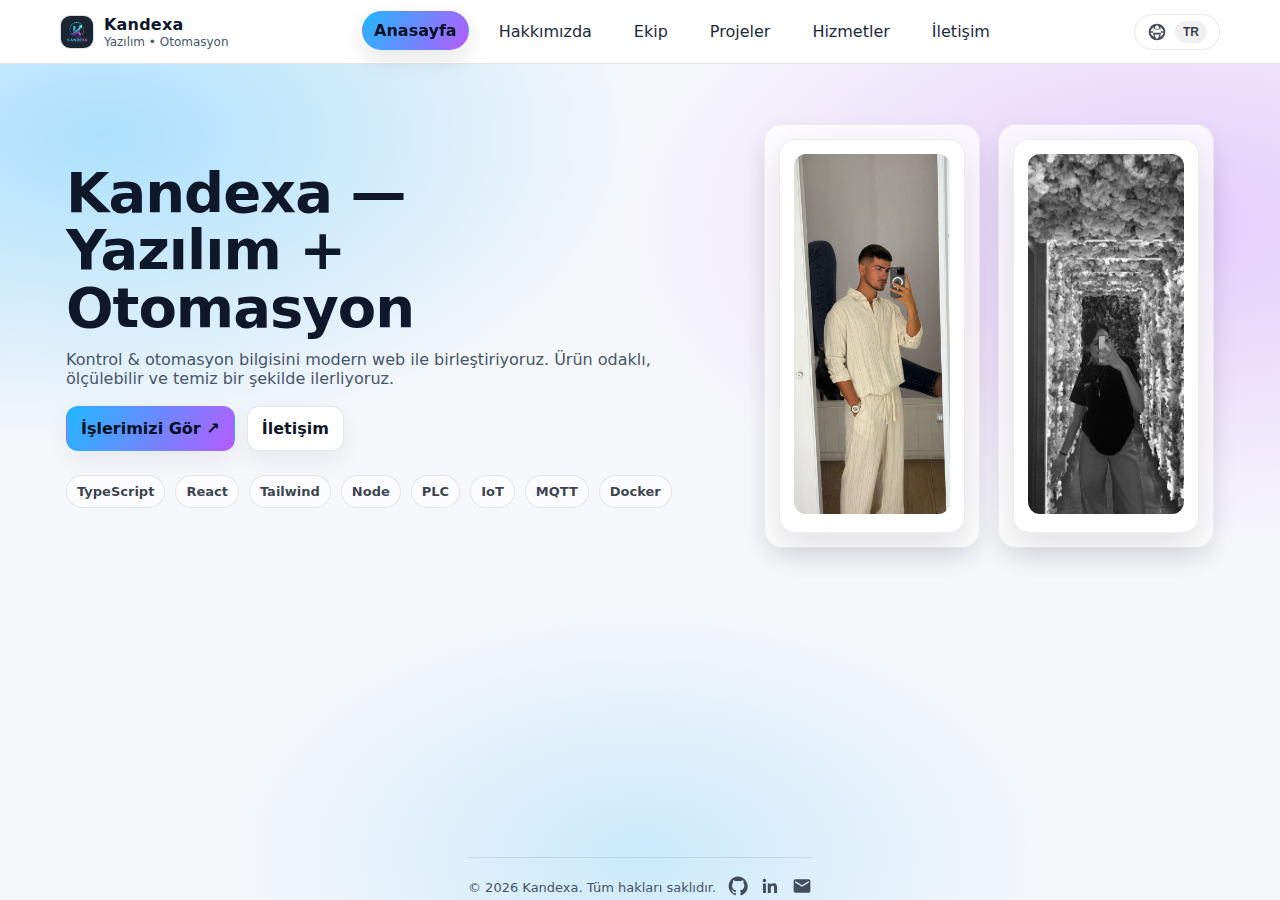
<file: index.html>
<!doctype html>
<html lang="tr">
<head>
  <meta charset="utf-8" />
  <meta name="viewport" content="width=device-width, initial-scale=1" />
  <link rel="icon" href="assets/logo.jpg" />
  <link rel="stylesheet" href="styles.css" />
  <title>Kandexa — Yazılım + Otomasyon</title>
  <meta name="description" content="Kandexa; yazılım ve otomasyonu birleştirir. Ölçülebilir, sade ve sürdürülebilir çözümler." />
</head>

<body>
  <div class="page">

    <!-- NAVBAR -->
    <header class="navbar">
      <div class="nav-inner">
        <a class="brand" href="index.html" aria-label="Kandexa">
          <img class="logo" src="assets/logo.jpg" alt="Kandexa logo">
          <div>
            <div class="name">Kandexa</div>
            <div class="tag" data-i18n="brand_tag">Yazılım • Otomasyon</div>
          </div>
        </a>

        <nav class="nav" aria-label="Main navigation">
          <a href="index.html" class="active" data-i18n="nav_home">Anasayfa</a>
          <a href="hakkimizda.html" data-i18n="nav_about">Hakkımızda</a>
          <a href="ekip.html" data-i18n="nav_team">Ekip</a>
          <a href="projeler.html" data-i18n="nav_projects">Projeler</a>
          <a href="hizmetler.html" data-i18n="nav_services">Hizmetler</a>
          <a href="iletisim.html" data-i18n="nav_contact">İletişim</a>
        </nav>

        <div class="actions-right">
          <button id="menuBtn" class="menu-btn" type="button">Menu</button>

          <button id="langBtn" class="lang-btn" type="button" onclick="toggleLang()" title="TR/EN">
            <svg class="icon" viewBox="0 0 24 24" fill="currentColor" aria-hidden="true">
              <path d="M12 2a10 10 0 1 0 .001 20.001A10 10 0 0 0 12 2zm7.93 9h-3.17a15.7 15.7 0 0 0-1.02-5.07A8.02 8.02 0 0 1 19.93 11zM12 4c.93 0 2.23 1.62 3.02 5H8.98C9.77 5.62 11.07 4 12 4zM4.07 13h3.17c.2 1.83.63 3.56 1.25 5.07A8.02 8.02 0 0 1 4.07 13zm3.17-2H4.07a8.02 8.02 0 0 1 4.42-5.07A15.7 15.7 0 0 0 7.24 11zM12 20c-.93 0-2.23-1.62-3.02-5h6.04C14.23 18.38 12.93 20 12 20zm4.76-7H7.24c-.17-1.6-.17-3.4 0-5h9.52c.17 1.6.17 3.4 0 5zm-1.25 5.07c.62-1.51 1.05-3.24 1.25-5.07h3.17a8.02 8.02 0 0 1-4.42 5.07z"/>
            </svg>
            <span class="lang-pill">TR</span>
          </button>
        </div>
      </div>

      <!-- MOBILE NAV -->
      <div id="mobileNav" class="nav-mobile">
        <a href="index.html" class="active" data-i18n="nav_home">Anasayfa</a>
        <a href="hakkimizda.html" data-i18n="nav_about">Hakkımızda</a>
        <a href="ekip.html" data-i18n="nav_team">Ekip</a>
        <a href="projeler.html" data-i18n="nav_projects">Projeler</a>
        <a href="hizmetler.html" data-i18n="nav_services">Hizmetler</a>
        <a href="iletisim.html" data-i18n="nav_contact">İletişim</a>
      </div>
    </header>

    <!-- MAIN -->
    <main class="container">
      <section class="hero">
        <div class="hero-grid">
          <div>
            <h1 class="h1" data-i18n="hero_title">Kandexa —<br>Yazılım +<br>Otomasyon</h1>

            <p class="lead" data-i18n="hero_desc">
              Kontrol & otomasyon bilgisini modern web ile birleştiriyoruz. Ürün odaklı, ölçülebilir ve temiz bir şekilde ilerliyoruz.
            </p>

            <div class="buttons">
              <a class="btn primary" href="hizmetler.html" data-i18n="hero_cta1">İşlerimizi Gör ↗</a>
              <a class="btn" href="iletisim.html" data-i18n="hero_cta2">İletişim</a>
            </div>

            <div class="pills" aria-label="Tech">
              <span class="pill">TypeScript</span>
              <span class="pill">React</span>
              <span class="pill">Tailwind</span>
              <span class="pill">Node</span>
              <span class="pill">PLC</span>
              <span class="pill">IoT</span>
              <span class="pill">MQTT</span>
              <span class="pill">Docker</span>
            </div>
          </div>

          <div class="photo-wrap">
            <div class="card-soft photo">
              <div class="frame">
                <img src="assets/mehmet.jpg" alt="Mehmet Celil Kandemir">
              </div>
            </div>

            <div class="card-soft photo">
              <div class="frame">
                <img src="assets/ilgin.jpg" alt="Ilgın Kıymaz">
              </div>
            </div>
          </div>
        </div>
      </section>
    </main>

    <!-- FOOTER (main DIŞINDA!) -->
    <footer class="footer container">
      <div class="small">
        © <span id="y"></span> Kandexa. <span data-i18n="footer_rights">Tüm hakları saklıdır.</span>
      </div>

      <div class="socials" aria-label="Social links">
        <a href="https://github.com/Kandexa" target="_blank" rel="noopener" title="GitHub">
          <svg class="icon" viewBox="0 0 24 24" fill="currentColor" aria-hidden="true">
            <path d="M12 .5C5.73.5.75 5.68.75 12.06c0 5.11 3.29 9.44 7.86 10.97.58.11.79-.26.79-.57v-2.02c-3.2.71-3.88-1.39-3.88-1.39-.52-1.35-1.28-1.71-1.28-1.71-1.04-.73.08-.72.08-.72 1.15.08 1.75 1.2 1.75 1.2 1.02 1.79 2.67 1.27 3.32.97.1-.75.4-1.27.72-1.56-2.55-.3-5.23-1.3-5.23-5.79 0-1.28.45-2.33 1.18-3.15-.12-.3-.52-1.53.11-3.2 0 0 .97-.31 3.18 1.2.92-.26 1.9-.39 2.88-.39.98 0 1.96.13 2.88.39 2.2-1.51 3.17-1.2 3.17-1.2.64 1.67.24 2.9.12 3.2.74.82 1.18 1.87 1.18 3.15 0 4.5-2.69 5.49-5.25 5.79.41.37.78 1.09.78 2.2v3.26c0 .32.21.69.8.57 4.56-1.54 7.85-5.86 7.85-10.97C23.25 5.68 18.27.5 12 .5z"/>
          </svg>
        </a>

        <a href="https://www.linkedin.com/" target="_blank" rel="noopener" title="LinkedIn">
          <svg class="icon" viewBox="0 0 24 24" fill="currentColor" aria-hidden="true">
            <path d="M20.45 20.45h-3.55v-5.57c0-1.33-.03-3.05-1.86-3.05-1.86 0-2.14 1.45-2.14 2.95v5.67H9.35V9h3.41v1.56h.05c.48-.9 1.65-1.86 3.39-1.86 3.62 0 4.28 2.38 4.28 5.47v6.28zM5.34 7.43a2.06 2.06 0 1 1 0-4.12 2.06 2.06 0 0 1 0 4.12zM7.12 20.45H3.56V9h3.56v11.45z"/>
          </svg>
        </a>

        <a href="mailto:mckandemir20@gmail.com" title="Email">
          <svg class="icon" viewBox="0 0 24 24" fill="currentColor" aria-hidden="true">
            <path d="M20 4H4c-1.1 0-2 .9-2 2v12c0 1.1.9 2 2 2h16c1.1 0 2-.9 2-2V6c0-1.1-.9-2-2-2zm0 4-8 5-8-5V6l8 5 8-5v2z"/>
          </svg>
        </a>
      </div>
    </footer>

  </div><!-- /.page -->

  <script>
    document.getElementById("y").textContent = new Date().getFullYear();
  </script>

  <script src="app.js"></script>
  <script src="i18n.js"></script>
</body>
</html>
</file>
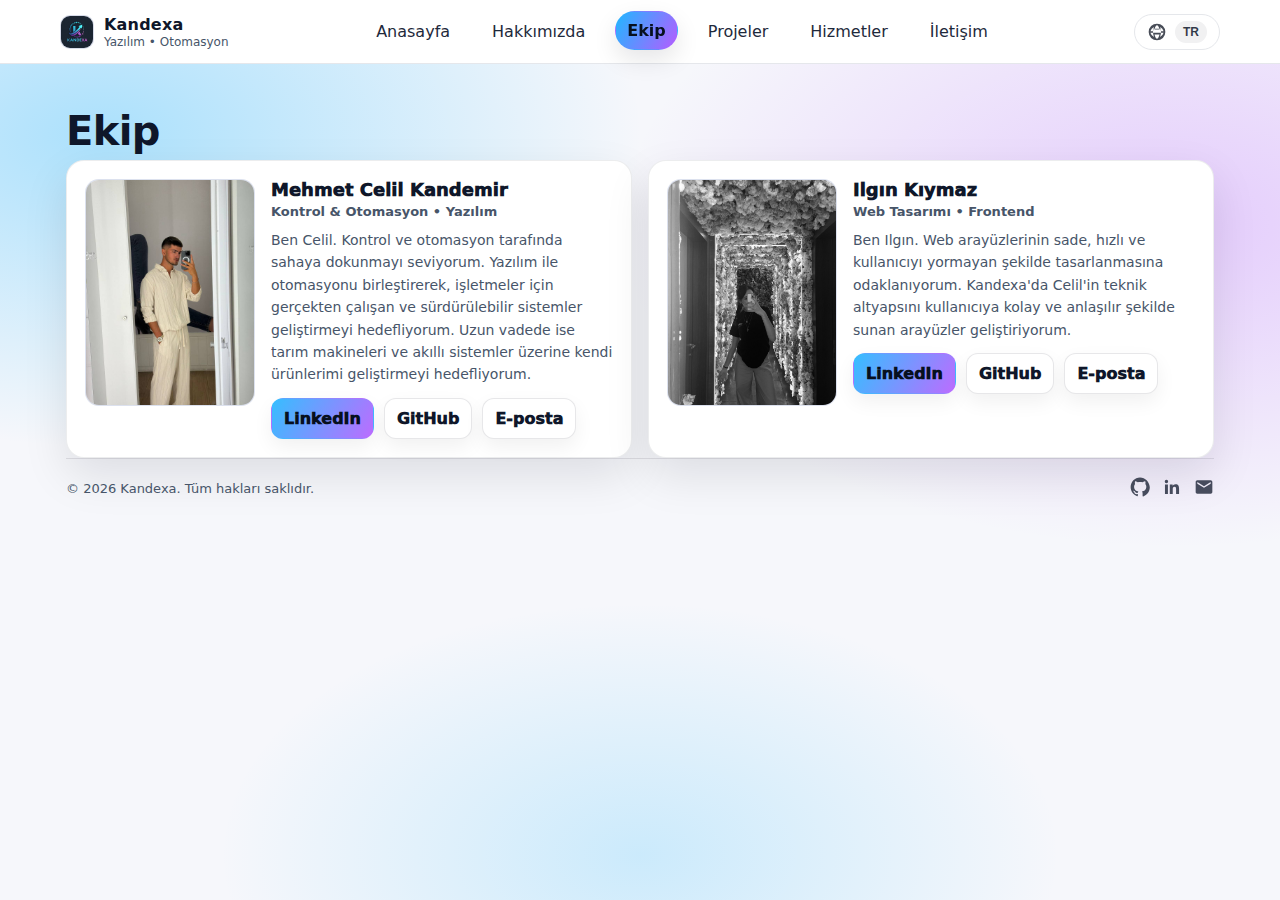
<file: ekip.html>
<!doctype html>
<html lang="tr">
<head>
  <meta charset="utf-8" />
  <meta name="viewport" content="width=device-width, initial-scale=1" />
  <link rel="icon" href="assets/logo.jpg" />
  <link rel="stylesheet" href="styles.css" />
  <title>Kandexa — Ekip</title>
  <meta name="description" content="Kandexa ekip." />
</head>
<body>
  <div class="navbar">
  <div class="nav-inner">
    <a class="brand" href="index.html" aria-label="Kandexa">
      <img class="logo" src="assets/logo.jpg" alt="Kandexa logo">
      <div>
        <div class="name">Kandexa</div>
        <div class="tag" data-i18n="brand_tag">Yazılım • Otomasyon</div>
      </div>
    </a>

    <nav class="nav" aria-label="Main navigation">
      <a href="index.html" data-i18n="nav_home">Anasayfa</a>
      <a href="hakkimizda.html" data-i18n="nav_about">Hakkımızda</a>
      <a href="ekip.html" data-i18n="nav_team">Ekip</a>
      <a href="projeler.html" data-i18n="nav_projects">Projeler</a>
      <a href="hizmetler.html" data-i18n="nav_services">Hizmetler</a>
      <a href="iletisim.html" data-i18n="nav_contact">İletişim</a>
    </nav>

    <div class="actions-right">
      <button id="menuBtn" class="menu-btn" type="button">Menu</button>
      <button id="langBtn" class="lang-btn" type="button" onclick="toggleLang()" title="TR/EN">
        <svg class="icon" viewBox="0 0 24 24" fill="currentColor" aria-hidden="true"><path d="M12 2a10 10 0 1 0 .001 20.001A10 10 0 0 0 12 2zm7.93 9h-3.17a15.7 15.7 0 0 0-1.02-5.07A8.02 8.02 0 0 1 19.93 11zM12 4c.93 0 2.23 1.62 3.02 5H8.98C9.77 5.62 11.07 4 12 4zM4.07 13h3.17c.2 1.83.63 3.56 1.25 5.07A8.02 8.02 0 0 1 4.07 13zm3.17-2H4.07a8.02 8.02 0 0 1 4.42-5.07A15.7 15.7 0 0 0 7.24 11zM12 20c-.93 0-2.23-1.62-3.02-5h6.04C14.23 18.38 12.93 20 12 20zm4.76-7H7.24c-.17-1.6-.17-3.4 0-5h9.52c.17 1.6.17 3.4 0 5zm-1.25 5.07c.62-1.51 1.05-3.24 1.25-5.07h3.17a8.02 8.02 0 0 1-4.42 5.07z"/></svg>
        <span class="lang-pill">TR</span>
      </button>
    </div>
  </div>

  <div id="mobileNav" class="nav-mobile">
    <a href="index.html" data-i18n="nav_home">Anasayfa</a>
    <a href="hakkimizda.html" data-i18n="nav_about">Hakkımızda</a>
    <a href="ekip.html" data-i18n="nav_team">Ekip</a>
    <a href="projeler.html" data-i18n="nav_projects">Projeler</a>
    <a href="hizmetler.html" data-i18n="nav_services">Hizmetler</a>
    <a href="iletisim.html" data-i18n="nav_contact">İletişim</a>
  </div>
</div>
  <main class="container">
    <div class="page-title">
      <h1 data-i18n="team_title">Ekip</h1>
    </div>

    <section class="team">
      <div class="card person">
        <img src="assets/mehmet.jpg" alt="Mehmet Celil Kandemir">
        <div>
          <div class="name">Mehmet Celil Kandemir</div>
          <div class="role" data-i18n="celil_role">Kontrol & Otomasyon • Yazılım</div>
          <p class="bio" data-i18n="celil_bio">Ben Celil...</p>
          <div class="links">
            <a class="link-btn primary" href="https://www.linkedin.com/in/mehmet-celil-kandemir-82678a397/" target="_blank" rel="noopener"><span data-i18n="btn_linkedin">LinkedIn</span></a>
            <a class="link-btn" href="https://github.com/Kandexa" target="_blank" rel="noopener"><span data-i18n="btn_github">GitHub</span></a>
            <a class="link-btn" href="mailto:mckandemir20@gmail.com"><span data-i18n="btn_mail">E-posta</span></a>
          </div>
        </div>
      </div>

      <div class="card person">
        <img src="assets/ilgin.jpg" alt="Ilgın Kıymaz">
        <div>
          <div class="name">Ilgın Kıymaz</div>
          <div class="role" data-i18n="ilgin_role">Web Tasarımı • Frontend</div>
          <p class="bio" data-i18n="ilgin_bio">Ben Ilgın...</p>
          

          <div class="links">
            <a class="link-btn primary" href="https://www.linkedin.com/in/ilg%C4%B1n-k%C4%B1ymaz-207708397/" target="_blank" rel="noopener"><span data-i18n="btn_linkedin">LinkedIn</span></a>
            <a class="link-btn" href="https://github.com/kiymazilgin" target="_blank" rel="noopener"><span data-i18n="btn_github">GitHub</span></a>
            <a class="link-btn" href="mailto:kiymazilgin@gmail.com"><span data-i18n="btn_mail">E-posta</span></a>
          </div>
        </div>
      </div>
    </section>

    <div class="footer">
  <div class="small">© <span id="y"></span> Kandexa. <span data-i18n="footer_rights">Tüm hakları saklıdır.</span></div>
  <div class="socials" aria-label="Social links">
    <a href="https://github.com/Kandexa" target="_blank" rel="noopener" title="GitHub"><svg class="icon" viewBox="0 0 24 24" fill="currentColor" aria-hidden="true"><path d="M12 .5C5.73.5.75 5.68.75 12.06c0 5.11 3.29 9.44 7.86 10.97.58.11.79-.26.79-.57v-2.02c-3.2.71-3.88-1.39-3.88-1.39-.52-1.35-1.28-1.71-1.28-1.71-1.04-.73.08-.72.08-.72 1.15.08 1.75 1.2 1.75 1.2 1.02 1.79 2.67 1.27 3.32.97.1-.75.4-1.27.72-1.56-2.55-.3-5.23-1.3-5.23-5.79 0-1.28.45-2.33 1.18-3.15-.12-.3-.52-1.53.11-3.2 0 0 .97-.31 3.18 1.2.92-.26 1.9-.39 2.88-.39.98 0 1.96.13 2.88.39 2.2-1.51 3.17-1.2 3.17-1.2.64 1.67.24 2.9.12 3.2.74.82 1.18 1.87 1.18 3.15 0 4.5-2.69 5.49-5.25 5.79.41.37.78 1.09.78 2.2v3.26c0 .32.21.69.8.57 4.56-1.54 7.85-5.86 7.85-10.97C23.25 5.68 18.27.5 12 .5z"/></svg></a>
    <a href="https://www.linkedin.com/in/mehmet-celil-kandemir-82678a397/?isSelfProfile=true" target="_blank" rel="noopener" title="LinkedIn"><svg class="icon" viewBox="0 0 24 24" fill="currentColor" aria-hidden="true"><path d="M20.45 20.45h-3.55v-5.57c0-1.33-.03-3.05-1.86-3.05-1.86 0-2.14 1.45-2.14 2.95v5.67H9.35V9h3.41v1.56h.05c.48-.9 1.65-1.86 3.39-1.86 3.62 0 4.28 2.38 4.28 5.47v6.28zM5.34 7.43a2.06 2.06 0 1 1 0-4.12 2.06 2.06 0 0 1 0 4.12zM7.12 20.45H3.56V9h3.56v11.45z"/></svg></a>
    <a href="mailto:mckandemir20@gmail.com" title="Email"><svg class="icon" viewBox="0 0 24 24" fill="currentColor" aria-hidden="true"><path d="M20 4H4c-1.1 0-2 .9-2 2v12c0 1.1.9 2 2 2h16c1.1 0 2-.9 2-2V6c0-1.1-.9-2-2-2zm0 4-8 5-8-5V6l8 5 8-5v2z"/></svg></a>
  </div>
</div>
<script>document.getElementById("y").textContent = new Date().getFullYear();</script>
  </main>
  <script src="app.js"></script>
  <script src="i18n.js"></script>
</body>
</html>
</file>
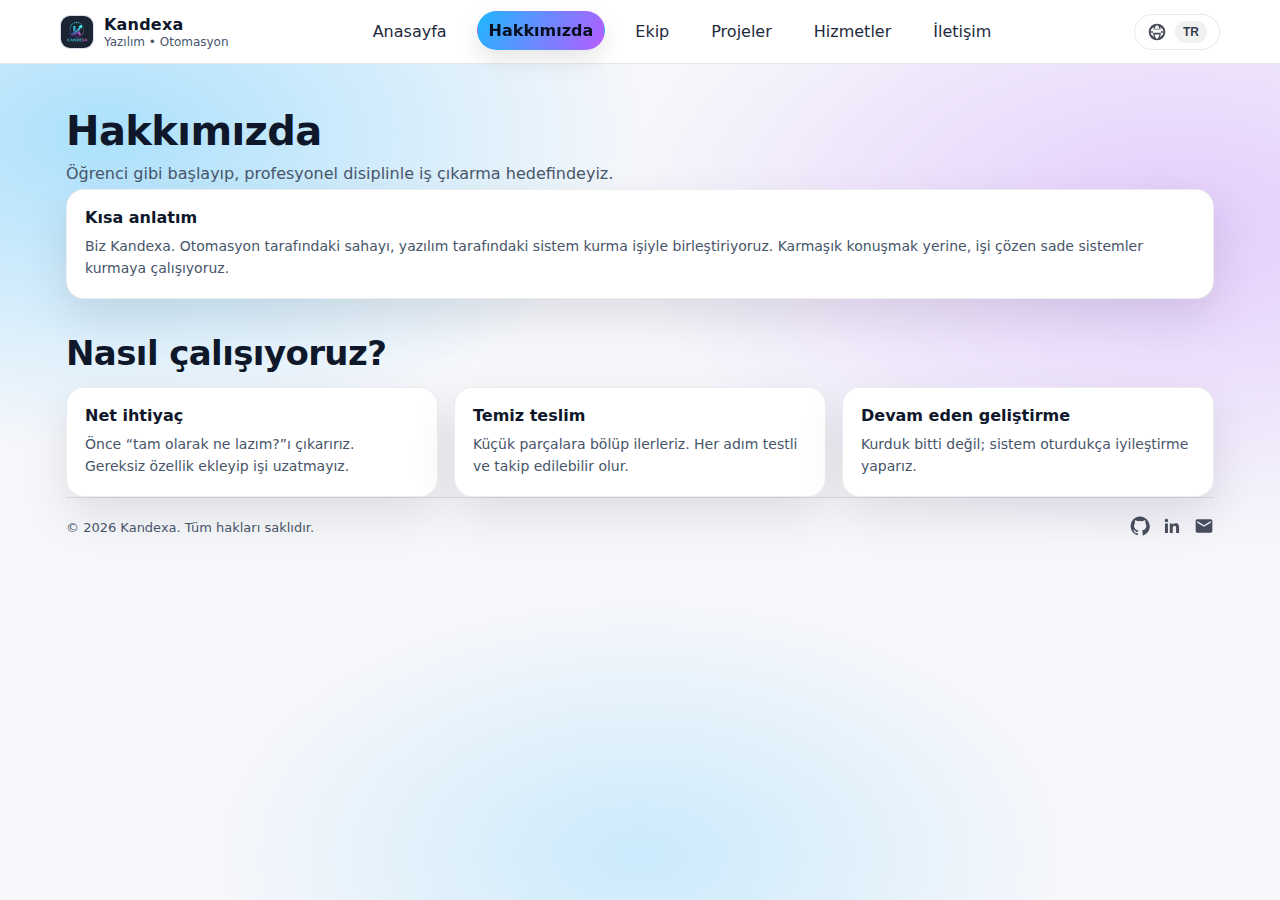
<file: hakkimizda.html>
<!doctype html>
<html lang="tr">
<head>
  <meta charset="utf-8" />
  <meta name="viewport" content="width=device-width, initial-scale=1" />
  <link rel="icon" href="assets/logo.jpg" />
  <link rel="stylesheet" href="styles.css" />
  <title>Kandexa — Hakkımızda</title>
  <meta name="description" content="Kandexa hakkında." />
</head>
<body>
  <div class="navbar">
  <div class="nav-inner">
    <a class="brand" href="index.html" aria-label="Kandexa">
      <img class="logo" src="assets/logo.jpg" alt="Kandexa logo">
      <div>
        <div class="name">Kandexa</div>
        <div class="tag" data-i18n="brand_tag">Yazılım • Otomasyon</div>
      </div>
    </a>

    <nav class="nav" aria-label="Main navigation">
      <a href="index.html" data-i18n="nav_home">Anasayfa</a>
      <a href="hakkimizda.html" data-i18n="nav_about">Hakkımızda</a>
      <a href="ekip.html" data-i18n="nav_team">Ekip</a>
      <a href="projeler.html" data-i18n="nav_projects">Projeler</a>
      <a href="hizmetler.html" data-i18n="nav_services">Hizmetler</a>
      <a href="iletisim.html" data-i18n="nav_contact">İletişim</a>
    </nav>

    <div class="actions-right">
      <button id="menuBtn" class="menu-btn" type="button">Menu</button>
      <button id="langBtn" class="lang-btn" type="button" onclick="toggleLang()" title="TR/EN">
        <svg class="icon" viewBox="0 0 24 24" fill="currentColor" aria-hidden="true"><path d="M12 2a10 10 0 1 0 .001 20.001A10 10 0 0 0 12 2zm7.93 9h-3.17a15.7 15.7 0 0 0-1.02-5.07A8.02 8.02 0 0 1 19.93 11zM12 4c.93 0 2.23 1.62 3.02 5H8.98C9.77 5.62 11.07 4 12 4zM4.07 13h3.17c.2 1.83.63 3.56 1.25 5.07A8.02 8.02 0 0 1 4.07 13zm3.17-2H4.07a8.02 8.02 0 0 1 4.42-5.07A15.7 15.7 0 0 0 7.24 11zM12 20c-.93 0-2.23-1.62-3.02-5h6.04C14.23 18.38 12.93 20 12 20zm4.76-7H7.24c-.17-1.6-.17-3.4 0-5h9.52c.17 1.6.17 3.4 0 5zm-1.25 5.07c.62-1.51 1.05-3.24 1.25-5.07h3.17a8.02 8.02 0 0 1-4.42 5.07z"/></svg>
        <span class="lang-pill">TR</span>
      </button>
    </div>
  </div>

  <div id="mobileNav" class="nav-mobile">
    <a href="index.html" data-i18n="nav_home">Anasayfa</a>
    <a href="hakkimizda.html" data-i18n="nav_about">Hakkımızda</a>
    <a href="ekip.html" data-i18n="nav_team">Ekip</a>
    <a href="projeler.html" data-i18n="nav_projects">Projeler</a>
    <a href="hizmetler.html" data-i18n="nav_services">Hizmetler</a>
    <a href="iletisim.html" data-i18n="nav_contact">İletişim</a>
  </div>
</div>
  <main class="container">
    <div class="page-title">
      <h1 data-i18n="about_title">Hakkımızda</h1>
      <p data-i18n="about_sub">Öğrenci gibi başlayıp, profesyonel disiplinle iş çıkarma hedefindeyiz.</p>
    </div>

    <section class="card item">
      <h3 data-i18n="about_short_h">Kısa anlatım</h3>
      <p data-i18n="about_short_p">Biz Kandexa. Otomasyon tarafındaki sahayı, yazılım tarafındaki sistem kurma işiyle birleştiriyoruz. Karmaşık konuşmak yerine, işi çözen sade sistemler kurmaya çalışıyoruz.</p>
    </section>

    <section class="section">
      <h2 data-i18n="about_how_h">Nasıl çalışıyoruz?</h2>
      <div class="grid">
        <div class="card item">
          <h3 data-i18n="about_how_1_h">Net ihtiyaç</h3>
          <p data-i18n="about_how_1_p">Önce “tam olarak ne lazım?”ı çıkarırız. Gereksiz özellik ekleyip işi uzatmayız.</p>
        </div>
        <div class="card item">
          <h3 data-i18n="about_how_2_h">Temiz teslim</h3>
          <p data-i18n="about_how_2_p">Küçük parçalara bölüp ilerleriz. Her adım testli ve takip edilebilir olur.</p>
        </div>
        <div class="card item">
          <h3 data-i18n="about_how_3_h">Devam eden geliştirme</h3>
          <p data-i18n="about_how_3_p">Kurduk bitti değil; sistem oturdukça iyileştirme yaparız.</p>
        </div>
      </div>
    </section>

    <div class="footer">
  <div class="small">© <span id="y"></span> Kandexa. <span data-i18n="footer_rights">Tüm hakları saklıdır.</span></div>
  <div class="socials" aria-label="Social links">
    <a href="https://github.com/Kandexa" target="_blank" rel="noopener" title="GitHub"><svg class="icon" viewBox="0 0 24 24" fill="currentColor" aria-hidden="true"><path d="M12 .5C5.73.5.75 5.68.75 12.06c0 5.11 3.29 9.44 7.86 10.97.58.11.79-.26.79-.57v-2.02c-3.2.71-3.88-1.39-3.88-1.39-.52-1.35-1.28-1.71-1.28-1.71-1.04-.73.08-.72.08-.72 1.15.08 1.75 1.2 1.75 1.2 1.02 1.79 2.67 1.27 3.32.97.1-.75.4-1.27.72-1.56-2.55-.3-5.23-1.3-5.23-5.79 0-1.28.45-2.33 1.18-3.15-.12-.3-.52-1.53.11-3.2 0 0 .97-.31 3.18 1.2.92-.26 1.9-.39 2.88-.39.98 0 1.96.13 2.88.39 2.2-1.51 3.17-1.2 3.17-1.2.64 1.67.24 2.9.12 3.2.74.82 1.18 1.87 1.18 3.15 0 4.5-2.69 5.49-5.25 5.79.41.37.78 1.09.78 2.2v3.26c0 .32.21.69.8.57 4.56-1.54 7.85-5.86 7.85-10.97C23.25 5.68 18.27.5 12 .5z"/></svg></a>
    <a href="https://www.linkedin.com/" target="_blank" rel="noopener" title="LinkedIn"><svg class="icon" viewBox="0 0 24 24" fill="currentColor" aria-hidden="true"><path d="M20.45 20.45h-3.55v-5.57c0-1.33-.03-3.05-1.86-3.05-1.86 0-2.14 1.45-2.14 2.95v5.67H9.35V9h3.41v1.56h.05c.48-.9 1.65-1.86 3.39-1.86 3.62 0 4.28 2.38 4.28 5.47v6.28zM5.34 7.43a2.06 2.06 0 1 1 0-4.12 2.06 2.06 0 0 1 0 4.12zM7.12 20.45H3.56V9h3.56v11.45z"/></svg></a>
    <a href="mailto:mckandemir20@gmail.com" title="Email"><svg class="icon" viewBox="0 0 24 24" fill="currentColor" aria-hidden="true"><path d="M20 4H4c-1.1 0-2 .9-2 2v12c0 1.1.9 2 2 2h16c1.1 0 2-.9 2-2V6c0-1.1-.9-2-2-2zm0 4-8 5-8-5V6l8 5 8-5v2z"/></svg></a>
  </div>
</div>
<script>document.getElementById("y").textContent = new Date().getFullYear();</script>
  </main>
  <script src="app.js"></script>
  <script src="i18n.js"></script>
</body>
</html>
</file>
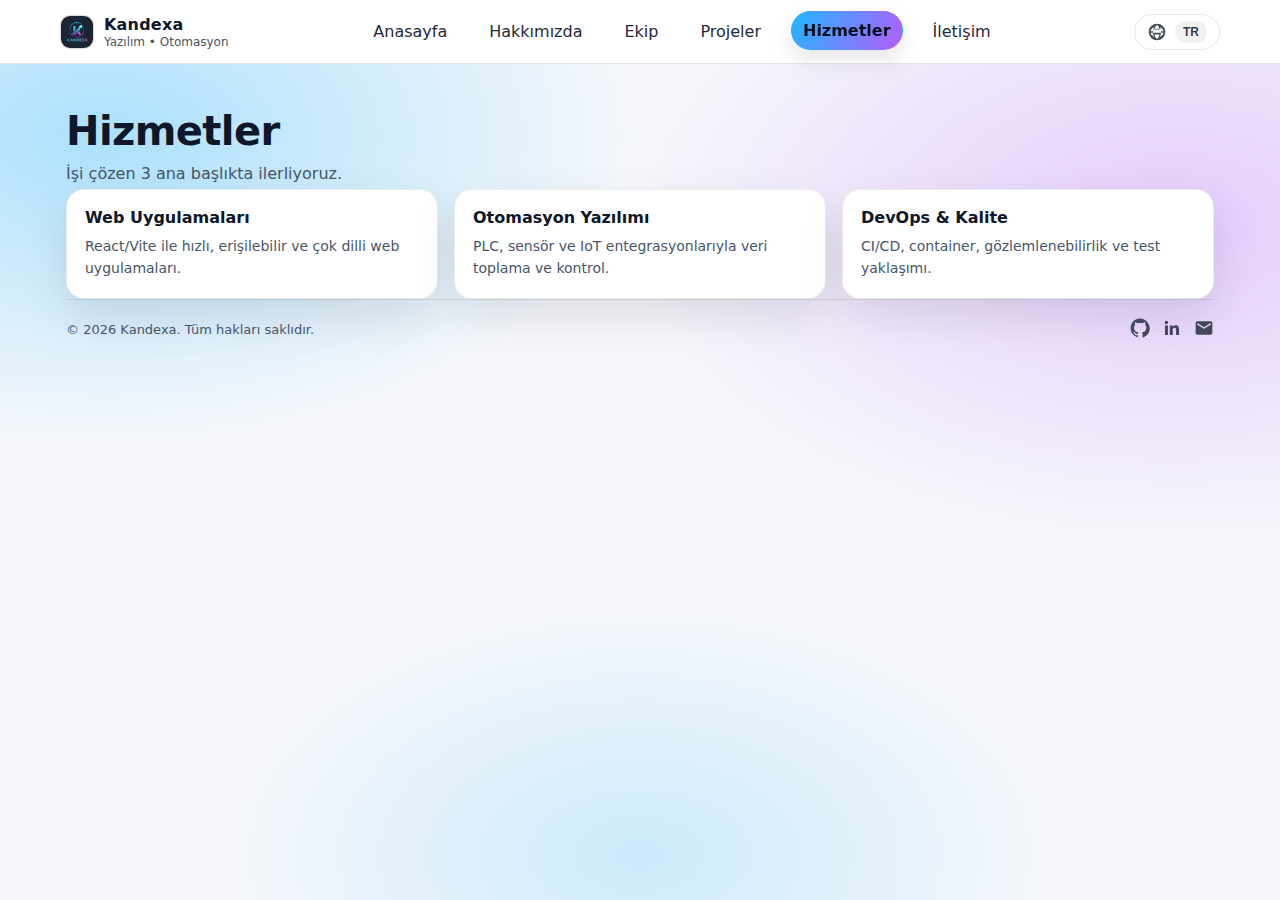
<file: hizmetler.html>
<!doctype html>
<html lang="tr">
<head>
  <meta charset="utf-8" />
  <meta name="viewport" content="width=device-width, initial-scale=1" />
  <link rel="icon" href="assets/logo.jpg" />
  <link rel="stylesheet" href="styles.css" />
  <title>Kandexa — Hizmetler</title>
  <meta name="description" content="Kandexa hizmetler." />
</head>
<body>
  <div class="navbar">
  <div class="nav-inner">
    <a class="brand" href="index.html" aria-label="Kandexa">
      <img class="logo" src="assets/logo.jpg" alt="Kandexa logo">
      <div>
        <div class="name">Kandexa</div>
        <div class="tag" data-i18n="brand_tag">Yazılım • Otomasyon</div>
      </div>
    </a>

    <nav class="nav" aria-label="Main navigation">
      <a href="index.html" data-i18n="nav_home">Anasayfa</a>
      <a href="hakkimizda.html" data-i18n="nav_about">Hakkımızda</a>
      <a href="ekip.html" data-i18n="nav_team">Ekip</a>
      <a href="projeler.html" data-i18n="nav_projects">Projeler</a>
      <a href="hizmetler.html" data-i18n="nav_services">Hizmetler</a>
      <a href="iletisim.html" data-i18n="nav_contact">İletişim</a>
    </nav>

    <div class="actions-right">
      <button id="menuBtn" class="menu-btn" type="button">Menu</button>
      <button id="langBtn" class="lang-btn" type="button" onclick="toggleLang()" title="TR/EN">
        <svg class="icon" viewBox="0 0 24 24" fill="currentColor" aria-hidden="true"><path d="M12 2a10 10 0 1 0 .001 20.001A10 10 0 0 0 12 2zm7.93 9h-3.17a15.7 15.7 0 0 0-1.02-5.07A8.02 8.02 0 0 1 19.93 11zM12 4c.93 0 2.23 1.62 3.02 5H8.98C9.77 5.62 11.07 4 12 4zM4.07 13h3.17c.2 1.83.63 3.56 1.25 5.07A8.02 8.02 0 0 1 4.07 13zm3.17-2H4.07a8.02 8.02 0 0 1 4.42-5.07A15.7 15.7 0 0 0 7.24 11zM12 20c-.93 0-2.23-1.62-3.02-5h6.04C14.23 18.38 12.93 20 12 20zm4.76-7H7.24c-.17-1.6-.17-3.4 0-5h9.52c.17 1.6.17 3.4 0 5zm-1.25 5.07c.62-1.51 1.05-3.24 1.25-5.07h3.17a8.02 8.02 0 0 1-4.42 5.07z"/></svg>
        <span class="lang-pill">TR</span>
      </button>
    </div>
  </div>

  <div id="mobileNav" class="nav-mobile">
    <a href="index.html" data-i18n="nav_home">Anasayfa</a>
    <a href="hakkimizda.html" data-i18n="nav_about">Hakkımızda</a>
    <a href="ekip.html" data-i18n="nav_team">Ekip</a>
    <a href="projeler.html" data-i18n="nav_projects">Projeler</a>
    <a href="hizmetler.html" data-i18n="nav_services">Hizmetler</a>
    <a href="iletisim.html" data-i18n="nav_contact">İletişim</a>
  </div>
</div>
  <main class="container">
    <div class="page-title">
      <h1 data-i18n="services_title">Hizmetler</h1>
      <p data-i18n="services_sub">İşi çözen 3 ana başlıkta ilerliyoruz.</p>
    </div>

    <section class="grid">
      <div class="card item">
        <h3 data-i18n="s1_h">Web Uygulamaları</h3>
        <p data-i18n="s1_p">React/Vite ile hızlı, erişilebilir ve çok dilli web uygulamaları.</p>
      </div>
      <div class="card item">
        <h3 data-i18n="s2_h">Otomasyon Yazılımı</h3>
        <p data-i18n="s2_p">PLC, sensör ve IoT entegrasyonlarıyla veri toplama ve kontrol.</p>
      </div>
      <div class="card item">
        <h3 data-i18n="s3_h">DevOps & Kalite</h3>
        <p data-i18n="s3_p">CI/CD, container, gözlemlenebilirlik ve test yaklaşımı.</p>
      </div>
    </section>

    <div class="footer">
  <div class="small">© <span id="y"></span> Kandexa. <span data-i18n="footer_rights">Tüm hakları saklıdır.</span></div>
  <div class="socials" aria-label="Social links">
    <a href="https://github.com/Kandexa" target="_blank" rel="noopener" title="GitHub"><svg class="icon" viewBox="0 0 24 24" fill="currentColor" aria-hidden="true"><path d="M12 .5C5.73.5.75 5.68.75 12.06c0 5.11 3.29 9.44 7.86 10.97.58.11.79-.26.79-.57v-2.02c-3.2.71-3.88-1.39-3.88-1.39-.52-1.35-1.28-1.71-1.28-1.71-1.04-.73.08-.72.08-.72 1.15.08 1.75 1.2 1.75 1.2 1.02 1.79 2.67 1.27 3.32.97.1-.75.4-1.27.72-1.56-2.55-.3-5.23-1.3-5.23-5.79 0-1.28.45-2.33 1.18-3.15-.12-.3-.52-1.53.11-3.2 0 0 .97-.31 3.18 1.2.92-.26 1.9-.39 2.88-.39.98 0 1.96.13 2.88.39 2.2-1.51 3.17-1.2 3.17-1.2.64 1.67.24 2.9.12 3.2.74.82 1.18 1.87 1.18 3.15 0 4.5-2.69 5.49-5.25 5.79.41.37.78 1.09.78 2.2v3.26c0 .32.21.69.8.57 4.56-1.54 7.85-5.86 7.85-10.97C23.25 5.68 18.27.5 12 .5z"/></svg></a>
    <a href="https://www.linkedin.com/" target="_blank" rel="noopener" title="LinkedIn"><svg class="icon" viewBox="0 0 24 24" fill="currentColor" aria-hidden="true"><path d="M20.45 20.45h-3.55v-5.57c0-1.33-.03-3.05-1.86-3.05-1.86 0-2.14 1.45-2.14 2.95v5.67H9.35V9h3.41v1.56h.05c.48-.9 1.65-1.86 3.39-1.86 3.62 0 4.28 2.38 4.28 5.47v6.28zM5.34 7.43a2.06 2.06 0 1 1 0-4.12 2.06 2.06 0 0 1 0 4.12zM7.12 20.45H3.56V9h3.56v11.45z"/></svg></a>
    <a href="mailto:mckandemir20@gmail.com" title="Email"><svg class="icon" viewBox="0 0 24 24" fill="currentColor" aria-hidden="true"><path d="M20 4H4c-1.1 0-2 .9-2 2v12c0 1.1.9 2 2 2h16c1.1 0 2-.9 2-2V6c0-1.1-.9-2-2-2zm0 4-8 5-8-5V6l8 5 8-5v2z"/></svg></a>
  </div>
</div>
<script>document.getElementById("y").textContent = new Date().getFullYear();</script>
  </main>
  <script src="app.js"></script>
  <script src="i18n.js"></script>
</body>
</html>
</file>
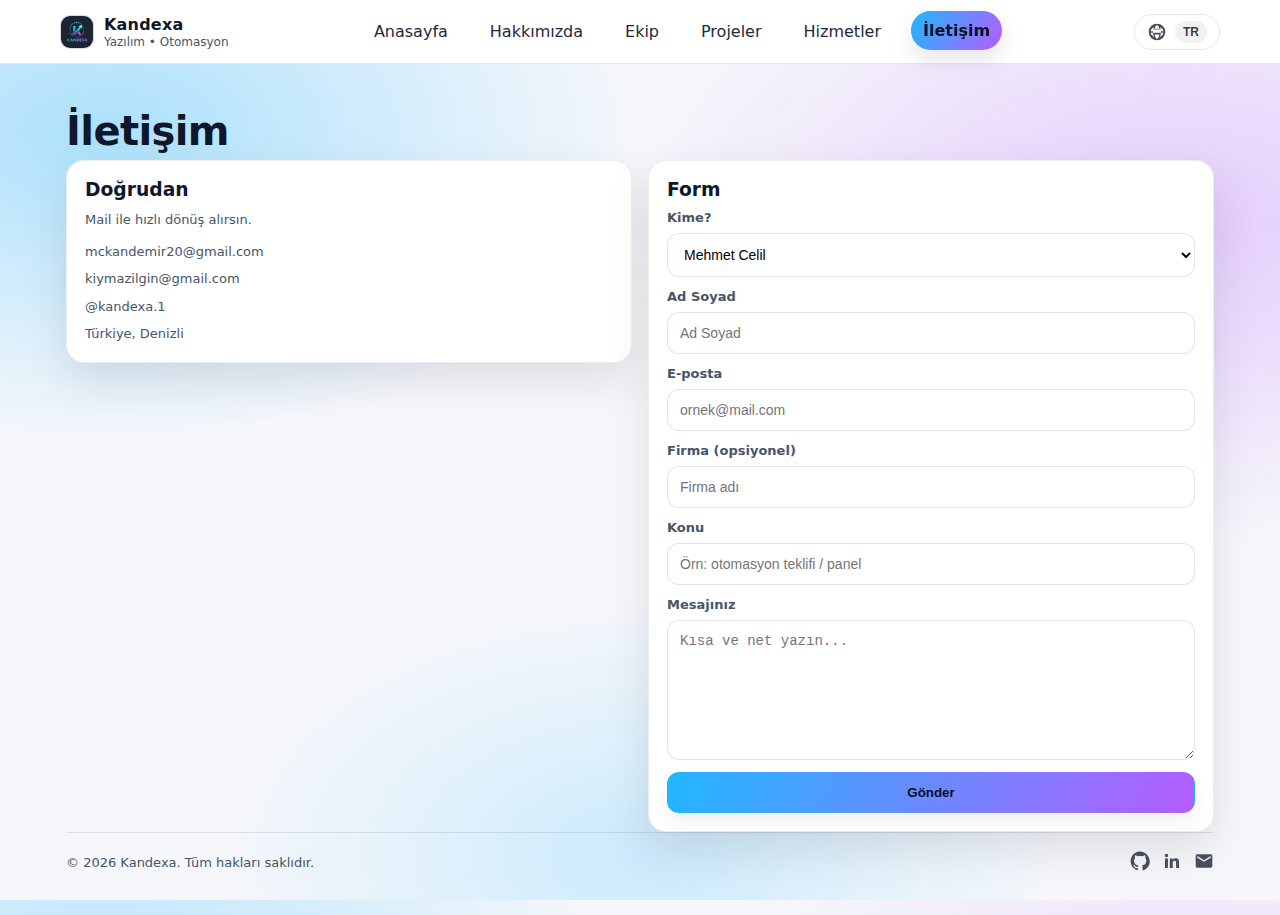
<file: iletisim.html>
<!doctype html>
<html lang="tr">
<head>
  <meta charset="utf-8" />
  <meta name="viewport" content="width=device-width, initial-scale=1" />
  <link rel="icon" href="assets/logo.jpg" />
  <link rel="stylesheet" href="styles.css" />
  <title>Kandexa — İletişim</title>
  <meta name="description" content="Kandexa iletişim." />
</head>
<body>
  <div class="navbar">
  <div class="nav-inner">
    <a class="brand" href="index.html" aria-label="Kandexa">
      <img class="logo" src="assets/logo.jpg" alt="Kandexa logo">
      <div>
        <div class="name">Kandexa</div>
        <div class="tag" data-i18n="brand_tag">Yazılım • Otomasyon</div>
      </div>
    </a>

    <nav class="nav" aria-label="Main navigation">
      <a href="index.html" data-i18n="nav_home">Anasayfa</a>
      <a href="hakkimizda.html" data-i18n="nav_about">Hakkımızda</a>
      <a href="ekip.html" data-i18n="nav_team">Ekip</a>
      <a href="projeler.html" data-i18n="nav_projects">Projeler</a>
      <a href="hizmetler.html" data-i18n="nav_services">Hizmetler</a>
      <a href="iletisim.html" data-i18n="nav_contact">İletişim</a>
    </nav>

    <div class="actions-right">
      <button id="menuBtn" class="menu-btn" type="button">Menu</button>
      <button id="langBtn" class="lang-btn" type="button" onclick="toggleLang()" title="TR/EN">
        <svg class="icon" viewBox="0 0 24 24" fill="currentColor" aria-hidden="true"><path d="M12 2a10 10 0 1 0 .001 20.001A10 10 0 0 0 12 2zm7.93 9h-3.17a15.7 15.7 0 0 0-1.02-5.07A8.02 8.02 0 0 1 19.93 11zM12 4c.93 0 2.23 1.62 3.02 5H8.98C9.77 5.62 11.07 4 12 4zM4.07 13h3.17c.2 1.83.63 3.56 1.25 5.07A8.02 8.02 0 0 1 4.07 13zm3.17-2H4.07a8.02 8.02 0 0 1 4.42-5.07A15.7 15.7 0 0 0 7.24 11zM12 20c-.93 0-2.23-1.62-3.02-5h6.04C14.23 18.38 12.93 20 12 20zm4.76-7H7.24c-.17-1.6-.17-3.4 0-5h9.52c.17 1.6.17 3.4 0 5zm-1.25 5.07c.62-1.51 1.05-3.24 1.25-5.07h3.17a8.02 8.02 0 0 1-4.42 5.07z"/></svg>
        <span class="lang-pill">TR</span>
      </button>
    </div>
  </div>

  <div id="mobileNav" class="nav-mobile">
    <a href="index.html" data-i18n="nav_home">Anasayfa</a>
    <a href="hakkimizda.html" data-i18n="nav_about">Hakkımızda</a>
    <a href="ekip.html" data-i18n="nav_team">Ekip</a>
    <a href="projeler.html" data-i18n="nav_projects">Projeler</a>
    <a href="hizmetler.html" data-i18n="nav_services">Hizmetler</a>
    <a href="iletisim.html" data-i18n="nav_contact">İletişim</a>
  </div>
</div>
  <main class="container">
    <div class="page-title">
      <h1 data-i18n="contact_title">İletişim</h1>
    </div>

    <section class="contact-grid">
      <div class="card contact-card">
        <h3 style="margin:0 0 10px" data-i18n="direct_h">Doğrudan</h3>
        <p class="small" style="margin:0 0 12px" data-i18n="direct_p">Mail ile hızlı dönüş alırsın.</p>
        <div class="small" style="display:grid; gap:8px">
          <a href="mailto:mckandemir20@gmail.com">mckandemir20@gmail.com</a>
          <a href="mailto:kiymazilgin@gmail.com">kiymazilgin@gmail.com</a>
          <span>@kandexa.1</span>
          <span>Türkiye, Denizli</span>
        </div>
      </div>

      <div class="card contact-card">
        <h3 style="margin:0 0 10px" data-i18n="form_h">Form</h3>

<form id="contactForm" action="https://formspree.io/f/xgvgjpgz" method="POST">
  <div class="field">
    <label for="to" data-i18n="to_label">Kime?</label>
    <select id="to" name="to">
      <option value="Mehmet Celil Kandemir">Mehmet Celil</option>
      <option value="Ilgın Kıymaz">Ilgın</option>
    </select>
  </div>

  <div class="field">
    <label for="name" data-i18n="name_label">Ad Soyad</label>
    <input id="name" name="name" placeholder="Ad Soyad" required />
  </div>

  <div class="field">
    <label for="email" data-i18n="email_label">E-posta</label>
    <input id="email" name="email" type="email" placeholder="ornek@mail.com" required />
  </div>

  <div class="field">
    <label for="company" data-i18n="company_label">Firma (opsiyonel)</label>
    <input id="company" name="company" placeholder="Firma adı" />
  </div>

  <div class="field">
    <label for="subject" data-i18n="subject_label">Konu</label>
    <input id="subject" name="subject" placeholder="Örn: otomasyon teklifi / panel" />
  </div>

  <div class="field">
    <label for="message" data-i18n="message_label">Mesajınız</label>
    <textarea
      id="message"
      name="message"
      rows="5"
      placeholder="Kısa ve net yazın..."
      required
    ></textarea>
    <p id="formStatus" class="small" style="margin-top:10px; display:none;"></p>
  </div>

  <!-- Formspree ayarları -->
  <input type="hidden" name="_subject" value="Kandexa | İletişim Formu">
  <input type="hidden" name="_template" value="table">

  <button class="btn primary" type="submit" style="width:100%" data-i18n="send_btn">
    Gönder
  </button>
</form>

      </div>
    </section>

    <div class="footer">
  <div class="small">© <span id="y"></span> Kandexa. <span data-i18n="footer_rights">Tüm hakları saklıdır.</span></div>
  <div class="socials" aria-label="Social links">
    <a href="https://github.com/Kandexa" target="_blank" rel="noopener" title="GitHub"><svg class="icon" viewBox="0 0 24 24" fill="currentColor" aria-hidden="true"><path d="M12 .5C5.73.5.75 5.68.75 12.06c0 5.11 3.29 9.44 7.86 10.97.58.11.79-.26.79-.57v-2.02c-3.2.71-3.88-1.39-3.88-1.39-.52-1.35-1.28-1.71-1.28-1.71-1.04-.73.08-.72.08-.72 1.15.08 1.75 1.2 1.75 1.2 1.02 1.79 2.67 1.27 3.32.97.1-.75.4-1.27.72-1.56-2.55-.3-5.23-1.3-5.23-5.79 0-1.28.45-2.33 1.18-3.15-.12-.3-.52-1.53.11-3.2 0 0 .97-.31 3.18 1.2.92-.26 1.9-.39 2.88-.39.98 0 1.96.13 2.88.39 2.2-1.51 3.17-1.2 3.17-1.2.64 1.67.24 2.9.12 3.2.74.82 1.18 1.87 1.18 3.15 0 4.5-2.69 5.49-5.25 5.79.41.37.78 1.09.78 2.2v3.26c0 .32.21.69.8.57 4.56-1.54 7.85-5.86 7.85-10.97C23.25 5.68 18.27.5 12 .5z"/></svg></a>
    <a href="https://www.linkedin.com/in/mehmet-celil-kandemir-82678a397/?isSelfProfile=true" target="_blank" rel="noopener" title="LinkedIn"><svg class="icon" viewBox="0 0 24 24" fill="currentColor" aria-hidden="true"><path d="M20.45 20.45h-3.55v-5.57c0-1.33-.03-3.05-1.86-3.05-1.86 0-2.14 1.45-2.14 2.95v5.67H9.35V9h3.41v1.56h.05c.48-.9 1.65-1.86 3.39-1.86 3.62 0 4.28 2.38 4.28 5.47v6.28zM5.34 7.43a2.06 2.06 0 1 1 0-4.12 2.06 2.06 0 0 1 0 4.12zM7.12 20.45H3.56V9h3.56v11.45z"/></svg></a>
    <a href="mailto:mckandemir20@gmail.com" title="Email"><svg class="icon" viewBox="0 0 24 24" fill="currentColor" aria-hidden="true"><path d="M20 4H4c-1.1 0-2 .9-2 2v12c0 1.1.9 2 2 2h16c1.1 0 2-.9 2-2V6c0-1.1-.9-2-2-2zm0 4-8 5-8-5V6l8 5 8-5v2z"/></svg></a>
  </div>
</div>
<script>document.getElementById("y").textContent = new Date().getFullYear();</script>
  </main>
  <script src="app.js"></script>
  <script src="i18n.js"></script>
</body>
</html>
</file>
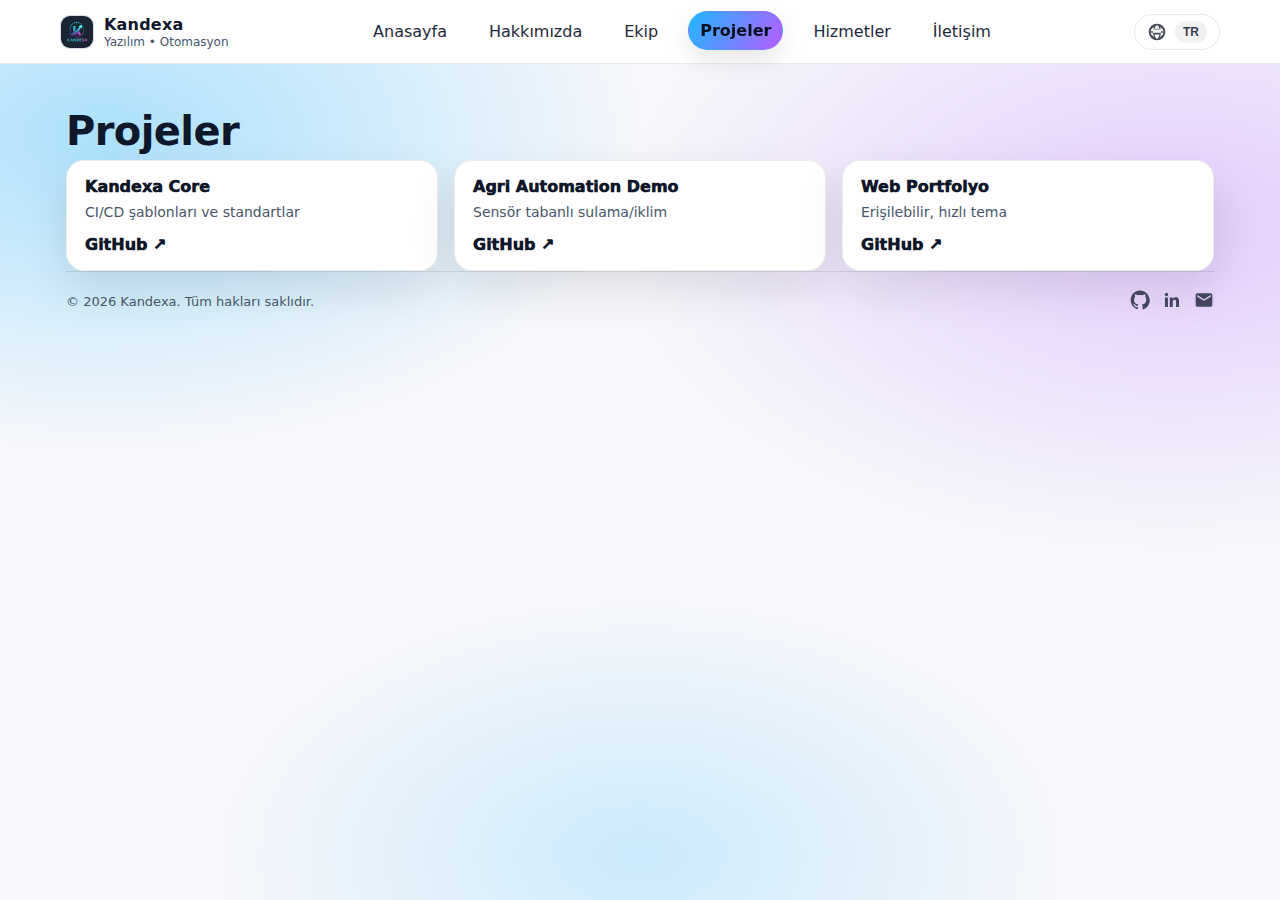
<file: projeler.html>
<!doctype html>
<html lang="tr">
<head>
  <meta charset="utf-8" />
  <meta name="viewport" content="width=device-width, initial-scale=1" />
  <link rel="icon" href="assets/logo.jpg" />
  <link rel="stylesheet" href="styles.css" />
  <title>Kandexa — Projeler</title>
  <meta name="description" content="Kandexa projeler." />
</head>
<body>
  <div class="navbar">
  <div class="nav-inner">
    <a class="brand" href="index.html" aria-label="Kandexa">
      <img class="logo" src="assets/logo.jpg" alt="Kandexa logo">
      <div>
        <div class="name">Kandexa</div>
        <div class="tag" data-i18n="brand_tag">Yazılım • Otomasyon</div>
      </div>
    </a>

    <nav class="nav" aria-label="Main navigation">
      <a href="index.html" data-i18n="nav_home">Anasayfa</a>
      <a href="hakkimizda.html" data-i18n="nav_about">Hakkımızda</a>
      <a href="ekip.html" data-i18n="nav_team">Ekip</a>
      <a href="projeler.html" data-i18n="nav_projects">Projeler</a>
      <a href="hizmetler.html" data-i18n="nav_services">Hizmetler</a>
      <a href="iletisim.html" data-i18n="nav_contact">İletişim</a>
    </nav>

    <div class="actions-right">
      <button id="menuBtn" class="menu-btn" type="button">Menu</button>
      <button id="langBtn" class="lang-btn" type="button" onclick="toggleLang()" title="TR/EN">
        <svg class="icon" viewBox="0 0 24 24" fill="currentColor" aria-hidden="true"><path d="M12 2a10 10 0 1 0 .001 20.001A10 10 0 0 0 12 2zm7.93 9h-3.17a15.7 15.7 0 0 0-1.02-5.07A8.02 8.02 0 0 1 19.93 11zM12 4c.93 0 2.23 1.62 3.02 5H8.98C9.77 5.62 11.07 4 12 4zM4.07 13h3.17c.2 1.83.63 3.56 1.25 5.07A8.02 8.02 0 0 1 4.07 13zm3.17-2H4.07a8.02 8.02 0 0 1 4.42-5.07A15.7 15.7 0 0 0 7.24 11zM12 20c-.93 0-2.23-1.62-3.02-5h6.04C14.23 18.38 12.93 20 12 20zm4.76-7H7.24c-.17-1.6-.17-3.4 0-5h9.52c.17 1.6.17 3.4 0 5zm-1.25 5.07c.62-1.51 1.05-3.24 1.25-5.07h3.17a8.02 8.02 0 0 1-4.42 5.07z"/></svg>
        <span class="lang-pill">TR</span>
      </button>
    </div>
  </div>

  <div id="mobileNav" class="nav-mobile">
    <a href="index.html" data-i18n="nav_home">Anasayfa</a>
    <a href="hakkimizda.html" data-i18n="nav_about">Hakkımızda</a>
    <a href="ekip.html" data-i18n="nav_team">Ekip</a>
    <a href="projeler.html" data-i18n="nav_projects">Projeler</a>
    <a href="hizmetler.html" data-i18n="nav_services">Hizmetler</a>
    <a href="iletisim.html" data-i18n="nav_contact">İletişim</a>
  </div>
</div>
  <main class="container">
    <div class="page-title">
      <h1 data-i18n="projects_title">Projeler</h1>
    </div>

    <section class="projects">
      <div class="card project">
        <div class="title">Kandexa Core</div>
        <div class="desc">CI/CD şablonları ve standartlar</div>
        <a href="https://github.com/Kandexa" target="_blank" rel="noopener">GitHub ↗</a>
      </div>
      <div class="card project">
        <div class="title">Agri Automation Demo</div>
        <div class="desc">Sensör tabanlı sulama/iklim</div>
        <a href="https://github.com/Kandexa" target="_blank" rel="noopener">GitHub ↗</a>
      </div>
      <div class="card project">
        <div class="title">Web Portfolyo</div>
        <div class="desc">Erişilebilir, hızlı tema</div>
        <a href="https://github.com/Kandexa" target="_blank" rel="noopener">GitHub ↗</a>
      </div>
    </section>

    <div class="footer">
  <div class="small">© <span id="y"></span> Kandexa. <span data-i18n="footer_rights">Tüm hakları saklıdır.</span></div>
  <div class="socials" aria-label="Social links">
    <a href="https://github.com/Kandexa" target="_blank" rel="noopener" title="GitHub"><svg class="icon" viewBox="0 0 24 24" fill="currentColor" aria-hidden="true"><path d="M12 .5C5.73.5.75 5.68.75 12.06c0 5.11 3.29 9.44 7.86 10.97.58.11.79-.26.79-.57v-2.02c-3.2.71-3.88-1.39-3.88-1.39-.52-1.35-1.28-1.71-1.28-1.71-1.04-.73.08-.72.08-.72 1.15.08 1.75 1.2 1.75 1.2 1.02 1.79 2.67 1.27 3.32.97.1-.75.4-1.27.72-1.56-2.55-.3-5.23-1.3-5.23-5.79 0-1.28.45-2.33 1.18-3.15-.12-.3-.52-1.53.11-3.2 0 0 .97-.31 3.18 1.2.92-.26 1.9-.39 2.88-.39.98 0 1.96.13 2.88.39 2.2-1.51 3.17-1.2 3.17-1.2.64 1.67.24 2.9.12 3.2.74.82 1.18 1.87 1.18 3.15 0 4.5-2.69 5.49-5.25 5.79.41.37.78 1.09.78 2.2v3.26c0 .32.21.69.8.57 4.56-1.54 7.85-5.86 7.85-10.97C23.25 5.68 18.27.5 12 .5z"/></svg></a>
    <a href="https://www.linkedin.com/in/mehmet-celil-kandemir-82678a397/?isSelfProfile=true" target="_blank" rel="noopener" title="LinkedIn"><svg class="icon" viewBox="0 0 24 24" fill="currentColor" aria-hidden="true"><path d="M20.45 20.45h-3.55v-5.57c0-1.33-.03-3.05-1.86-3.05-1.86 0-2.14 1.45-2.14 2.95v5.67H9.35V9h3.41v1.56h.05c.48-.9 1.65-1.86 3.39-1.86 3.62 0 4.28 2.38 4.28 5.47v6.28zM5.34 7.43a2.06 2.06 0 1 1 0-4.12 2.06 2.06 0 0 1 0 4.12zM7.12 20.45H3.56V9h3.56v11.45z"/></svg></a>
    <a href="mailto:mckandemir20@gmail.com" title="Email"><svg class="icon" viewBox="0 0 24 24" fill="currentColor" aria-hidden="true"><path d="M20 4H4c-1.1 0-2 .9-2 2v12c0 1.1.9 2 2 2h16c1.1 0 2-.9 2-2V6c0-1.1-.9-2-2-2zm0 4-8 5-8-5V6l8 5 8-5v2z"/></svg></a>
  </div>
</div>
<script>document.getElementById("y").textContent = new Date().getFullYear();</script>
  </main>
  <script src="app.js"></script>
  <script src="i18n.js"></script>
</body>
</html>
</file>
<file: styles.css>
/* Kandexa Final - TR/EN, mobile-first, low eye-strain */
:root{
  --bg:#f6f7fb;
  --card:#ffffff;
  --text:#0f172a;
  --muted:#475569;
  --line:rgba(15,23,42,.10);
  --shadow: 0 18px 45px rgba(2,6,23,.10);
  --shadow2: 0 10px 25px rgba(2,6,23,.08);
  --radius:18px;

  --brand1:#20b7ff;
  --brand2:#b55cff;
}

*{box-sizing:border-box}
html,body{height:100%}
body{
  margin:0;
  font-family: ui-sans-serif, system-ui, -apple-system, "Segoe UI", Roboto, Arial;
  color:var(--text);
  background:
    radial-gradient(900px 520px at 8% 15%, rgba(32,183,255,.35), transparent 60%),
    radial-gradient(900px 520px at 92% 25%, rgba(181,92,255,.28), transparent 62%),
    radial-gradient(700px 420px at 50% 95%, rgba(32,183,255,.20), transparent 60%),
    var(--bg);
}

a{color:inherit; text-decoration:none}
img{max-width:100%; height:auto}

.container{max-width:1180px; margin:0 auto; padding:18px 16px 70px}

/* NAV */
.navbar{
  position:sticky; top:0; z-index:50;
  background:rgba(255,255,255,.82);
  backdrop-filter: blur(12px);
  border-bottom:1px solid var(--line);
}
.nav-inner{
  max-width:1180px;
  margin:0 auto;
  padding:10px 16px;
  display:flex; align-items:center; justify-content:space-between; gap:10px;
}

.brand{display:flex; align-items:center; gap:10px; min-width:170px}
.brand .logo{
  width:34px; height:34px; border-radius:10px; object-fit:cover;
  border:1px solid var(--line);
  background:#eef2ff;
}
.brand .name{font-weight:900; letter-spacing:.2px}
.brand .tag{font-size:12px; color:var(--muted); margin-top:1px}

.nav{display:flex; align-items:center; gap:6px; flex-wrap:wrap; justify-content:center}
.nav a{
  padding:9px 11px;
  border-radius:999px;
  color:var(--muted);
  font-weight:650;
  border:1px solid transparent;
}
.nav a:hover{
  color:var(--text);
  background:rgba(15,23,42,.04);
  border-color:rgba(15,23,42,.06);
}
/* Aktif sayfa (navbar üst menü) */
.nav a.active{
  color:#07101f;
  background: linear-gradient(120deg, var(--brand1), var(--brand2));
  border-color: transparent;
  box-shadow: 0 10px 25px rgba(2,6,23,.10);
  
}

.nav a{ transition: transform .12s ease, box-shadow .12s ease; }
.nav a.active{ transform: translateY(-1px); }

.actions-right{display:flex; align-items:center; gap:10px}

/* Mobile menu */
.menu-btn{
  display:none;
  border:1px solid rgba(15,23,42,.10);
  background:#fff;
  border-radius:12px;
  padding:10px 12px;
  font-weight:900;
}
@media (max-width: 920px){
  .brand{min-width:auto}
  .nav{display:none}
  .menu-btn{display:inline-flex}
  .nav-mobile{
    display:none;
    border-top:1px solid var(--line);
    background:rgba(255,255,255,.9);
    padding:10px 16px 14px;
  }
  .nav-mobile.open{display:block}
  .nav-mobile a{
    display:block;
    padding:12px 12px;
    border-radius:12px;
    color:var(--muted);
    border:1px solid rgba(15,23,42,.08);
    background:#fff;
    margin-top:10px;
    font-weight:800;
  }
  .nav-mobile a.active{
    color:#07101f;
    border-color:transparent;
    background:linear-gradient(120deg, var(--brand1), var(--brand2));
  }
}

/* Language button */
.lang-btn{
  display:inline-flex; align-items:center; gap:8px;
  padding:10px 12px;
  border-radius:12px;
  border:1px solid rgba(15,23,42,.12);
  background:#fff;
  color:#0b1220;
  font-weight:900;
}
.lang-pill{
  padding:4px 8px;
  border-radius:999px;
  background:rgba(15,23,42,.06);
  color:rgba(15,23,42,.85);
  font-weight:900;
  font-size:12px;
}

/* HERO */
.hero{padding:42px 0 14px}
.hero-grid{
  display:grid;
  grid-template-columns: 1.2fr .8fr;
  gap:22px;
  align-items:center;
}
@media (max-width: 940px){
  .hero{padding:26px 0 8px}
  .hero-grid{grid-template-columns:1fr}
}

.h1{
  font-size:56px;
  line-height:1.02;
  letter-spacing:-1px;
  margin:0 0 14px;
}
@media (max-width: 560px){ .h1{font-size:40px} }
.lead{
  margin:0 0 18px;
  font-size:16px;
  color:var(--muted);
  max-width:62ch;
}

.buttons{display:flex; gap:12px; flex-wrap:wrap; margin:10px 0 14px}
.btn{
  display:inline-flex; align-items:center; justify-content:center; gap:10px;
  padding:12px 14px;
  border-radius:12px;
  font-weight:900;
  border:1px solid rgba(15,23,42,.10);
  background:#fff;
  box-shadow: 0 10px 25px rgba(2,6,23,.06);
  cursor:pointer;
}
.btn:hover{transform: translateY(-1px)}
.btn.primary{
  border-color:transparent;
  background: linear-gradient(120deg, var(--brand1), var(--brand2));
  color:#07101f;
}

.pills{display:flex; flex-wrap:wrap; gap:10px; padding:10px 0 0}
.pill{
  padding:8px 10px;
  border-radius:999px;
  border:1px solid rgba(15,23,42,.10);
  background:rgba(255,255,255,.65);
  color:rgba(15,23,42,.82);
  font-weight:800;
  font-size:13px;
}

/* Cards / sections */
.card{
  background:var(--card);
  border:1px solid rgba(15,23,42,.08);
  border-radius:var(--radius);
  box-shadow: var(--shadow);
}
.card-soft{
  background:rgba(255,255,255,.74);
  border:1px solid rgba(15,23,42,.06);
  border-radius:var(--radius);
  box-shadow: var(--shadow2);
}

.section{padding:10px 0 0}
.section h2{
  font-size:34px;
  margin:24px 0 14px;
  letter-spacing:-.6px;
}
@media (max-width:560px){ .section h2{font-size:28px} }

.grid{display:grid; grid-template-columns: repeat(3, 1fr); gap:16px}
@media (max-width: 940px){ .grid{grid-template-columns:1fr} }

.item{padding:18px 18px}
.item h3{margin:0 0 8px; font-size:16px}
.item p{margin:0; color:var(--muted); font-size:14px; line-height:1.6}

.page-title{padding:26px 0 6px}
.page-title h1{font-size:40px; margin:0; letter-spacing:-.6px}
.page-title p{margin:10px 0 0; color:var(--muted)}

/* Photos */
.photo-wrap{display:grid; grid-template-columns: 1fr 1fr; gap:18px}
@media (max-width: 560px){ .photo-wrap{grid-template-columns:1fr} }
.photo{padding:14px}
.frame{
  border-radius:16px;
  background:#fff;
  border:1px solid rgba(15,23,42,.08);
  box-shadow: 0 16px 35px rgba(2,6,23,.10);
  padding:14px;
}
.photo img{
  width:100%;
  height:360px;
  object-fit:cover;
  border-radius:12px;
  background:#eef2ff;
}

/* Team */
.team{display:grid; gap:16px; grid-template-columns: 1fr 1fr}
@media (max-width: 940px){ .team{grid-template-columns:1fr} }
.person{
  display:grid;
  grid-template-columns: 170px 1fr;
  gap:16px;
  padding:18px;
}
@media (max-width: 560px){ .person{grid-template-columns:1fr} }
.person img{
  width: 100%;
  height: auto;        /* ORANI KORUR */
  aspect-ratio: 3 / 4; /* portre oranı */
  object-fit: cover;
  border-radius: 14px;
  border: 1px solid rgba(15,23,42,.08);
  background: #eef2ff;
}

.person .name{font-weight:1000; font-size:18px; margin:0}
.person .role{margin:4px 0 10px; color:var(--muted); font-weight:800; font-size:13px}
.person .bio{margin:0; color:var(--muted); font-size:14px; line-height:1.6}
.person .edu{margin:10px 0 0; color:rgba(15,23,42,.72); font-size:13.5px; line-height:1.55}

.links{display:flex; flex-wrap:wrap; gap:10px; margin-top:12px}
.link-btn{
  display:inline-flex; align-items:center; gap:8px;
  padding:10px 12px;
  border-radius:12px;
  border:1px solid rgba(15,23,42,.10);
  background:#fff;
  font-weight:1000;
  box-shadow: 0 8px 20px rgba(2,6,23,.06);
}
.link-btn.primary{
  border-color:transparent;
  background: linear-gradient(120deg, rgba(32,183,255,.90), rgba(181,92,255,.90));
  color:#07101f;
}

/* Projects */
.projects{display:grid; grid-template-columns: repeat(3, 1fr); gap:16px}
@media (max-width: 940px){ .projects{grid-template-columns:1fr} }
.project{padding:16px 18px}
.project .title{margin:0 0 6px; font-weight:1000}
.project .desc{margin:0 0 12px; color:var(--muted); font-size:14px; line-height:1.5}
.project a{display:inline-flex; align-items:center; gap:8px; font-weight:1000}
.project a:hover{text-decoration:underline}

/* Contact */
.contact-grid{display:grid; grid-template-columns: 1fr 1fr; gap:16px}
@media (max-width: 940px){ .contact-grid{grid-template-columns:1fr} }
.contact-card{padding:18px}
.small{color:var(--muted); font-size:13px; line-height:1.5}

.field{display:grid; gap:8px; margin-bottom:12px}
label{color:var(--muted); font-weight:850; font-size:13px}
input, textarea, select{
  padding:12px 12px;
  border-radius:12px;
  border:1px solid rgba(15,23,42,.12);
  background:rgba(255,255,255,.95);
  outline:none;
  font-size:14px;
}
textarea{min-height:140px; resize:vertical}
.hint{font-size:12.5px; color:rgba(71,85,105,.95); margin-top:-6px; margin-bottom:10px}

/* Footer */
.footer{
  margin-top:40px;
  padding:18px 0 0;
  border-top:1px solid var(--line);
  display:flex; align-items:center; justify-content:space-between;
  gap:12px; flex-wrap:wrap;
}
.socials{display:flex; gap:12px; align-items:center}
.icon{width:20px; height:20px; opacity:.75}
.icon:hover{opacity:1}

/* Utility */
.badge{
  display:inline-flex;
  padding:6px 10px;
  border-radius:999px;
  background:rgba(15,23,42,.06);
  border:1px solid rgba(15,23,42,.10);
  color:rgba(15,23,42,.82);
  font-weight:900;
  font-size:12px;
}
/* ===== NAVBAR FINAL FIX (EKLE) ===== */
.navbar{
  position: sticky;
  top: 0;
  z-index: 999;
  background: #fff;
  border-bottom: 1px solid #e5e7eb;
}
.nav-inner{
  max-width: 1200px;
  margin: 0 auto;
  padding: 12px 20px;
  display: flex;
  align-items: center;
  justify-content: space-between;
  gap: 24px;
}
.brand{
  display: flex;
  align-items: center;
  gap: 10px;
  white-space: nowrap;
}
.brand img{
  width: 42px;
  height: 42px;
  object-fit: contain;
}
.brand-text strong{ font-size: 18px; }
.brand-text span{
  font-size: 12px;
  color: #64748b;
}
.nav{
  display: flex;
  gap: 18px;
  white-space: nowrap;
}
.nav a{ font-weight: 500; color:#1e293b; }
.nav a.active{ font-weight: 700; }
.lang-btn{
  border: 1px solid #e5e7eb;
  border-radius: 999px;
  padding: 6px 12px;
  background: #fff;
  cursor: pointer;
}
/* Mobilde menüyü gizle (alt alta yazı olmasın) */
@media (max-width: 900px){
  .nav{ display:none !important; }
}
/* ===== FIX: Mobile menü masaüstünde görünmesin ===== */
.nav-mobile{
  display: none !important;   /* default kapalı */
}

/* ===== FIX: Mobilde masaüstü menüyü gizle, buton + mobile menüyü aç ===== */
@media (max-width: 920px){
  .nav{ display: none !important; }
  .menu-btn{ display: inline-flex !important; }
  .nav-mobile.open{ display: block !important; }
}
.menu-btn{
  display: none; /* desktopta kapalı */
  border:1px solid rgba(15,23,42,.10);
  background:#fff;
  border-radius:12px;
  padding:10px 12px;
  font-weight:900;
}
/* Sayfa yüksekliği ekranı doldursun */
html, body { height: 100%; margin: 0; }
.page { min-height: 100vh; display: flex; flex-direction: column; }
main { flex: 1; }


/* Hero alanı boş kalmasın */
.hero {
  min-height: calc(100vh - 84px); /* 84px = header yüksekliği yaklaşık */
  display: grid;
  align-items: center;
}
@media (max-width: 560px) {
  .person .bio {
    font-size: 14px;
    line-height: 1.55;
  }

  .person img {
    height: 200px;
    object-fit: cover;
  }

  .links {
    gap: 8px;
  }

  .link-btn {
    padding: 9px 12px;
    font-size: 14px;
  }
}
@media (max-width: 560px) {
  .person img {
    aspect-ratio: 4 / 5;
  }
}
.person img{
  width: 100%;
  height: auto;
  aspect-ratio: 3 / 4;
  object-fit: cover;
}
/* Contact left card - pro görünüm */
.contact-list{margin-top:14px; display:grid; gap:12px}
.citem{
  display:flex; gap:12px; align-items:flex-start;
  padding:12px;
  border:1px solid rgba(15,23,42,.08);
  border-radius:14px;
  background:rgba(255,255,255,.75);
}
.cicon{
  width:38px; height:38px;
  display:grid; place-items:center;
  border-radius:12px;
  background:rgba(15,23,42,.06);
  border:1px solid rgba(15,23,42,.10);
  font-size:18px;
}
.clabel{font-size:12px; color:var(--muted); font-weight:900; margin-bottom:2px}
.cvalue{font-weight:800; color:rgba(15,23,42,.86)}
.cvalue:hover{text-decoration:underline}

.note-box{
  margin-top:6px;
  padding:14px;
  border-radius:16px;
  border:1px solid rgba(15,23,42,.10);
  background:linear-gradient(120deg, rgba(32,183,255,.12), rgba(181,92,255,.10));
}
.note-title{font-weight:1000; margin-bottom:6px}
.contact-grid{
  display:grid;
  grid-template-columns: 1fr 1fr;
  gap:16px;
  align-items:start;
}
@media (max-width: 940px){
  .contact-grid{ grid-template-columns:1fr; }
}

.form-alert{
  margin-top:12px;
  padding:12px 14px;
  border-radius:14px;
  border:1px solid rgba(15,23,42,.10);
  font-weight:800;
  font-size:14px;
}
.form-alert.success{
  background: rgba(34,197,94,.12);
}
.form-alert.error{
  background: rgba(239,68,68,.12);
}
/* ===============================
   PAGE / ORAN / BOŞLUK FIX
================================= */
html, body { height: 100%; }

.page{
  min-height: 100vh;
  display: flex;
  flex-direction: column;
}

main.container{
  flex: 1;
  padding-bottom: 40px; /* eski 70 çok boşluk yapıyordu */
}

/* footer her zaman en altta */
.footer{
  margin-top: auto;
}

/* hero diğer sayfalarda dev boşluk yapmasın */
.hero{
  min-height: auto;
  display: block;
}

/* ===============================
   CONTACT (YAN YANA + PRO GÖRÜNÜM)
================================= */
.contact-grid{
  display: grid;
  grid-template-columns: 1fr 1fr;
  gap: 16px;
  align-items: start;
}

@media (max-width: 940px){
  .contact-grid{ grid-template-columns: 1fr; }
}

.contact-card{ padding: 18px; }

.contact-list{ display: grid; gap: 12px; margin-top: 12px; }

.citem{
  display: grid;
  grid-template-columns: 44px 1fr;
  gap: 12px;
  padding: 14px;
  border-radius: 14px;
  border: 1px solid rgba(15,23,42,.08);
  background: rgba(255,255,255,.80);
}

.cicon{
  width: 44px; height: 44px;
  display: grid; place-items: center;
  border-radius: 14px;
  border: 1px solid rgba(15,23,42,.08);
  background: rgba(15,23,42,.04);
}

.clabel{
  font-weight: 900;
  font-size: 12px;
  color: rgba(15,23,42,.65);
  margin-bottom: 4px;
}

.cvalue{
  font-weight: 900;
  color: rgba(15,23,42,.9);
  text-decoration: none;
}

.note-box{
  margin-top: 6px;
  padding: 14px;
  border-radius: 14px;
  border: 1px solid rgba(15,23,42,.10);
  background: linear-gradient(120deg, rgba(32,183,255,.10), rgba(181,92,255,.10));
}

.note-title{
  font-weight: 1000;
  margin-bottom: 6px;
}

/* Form alert */
.form-alert{
  margin-top: 12px;
  padding: 12px 14px;
  border-radius: 12px;
  font-weight: 900;
  font-size: 13px;
  border: 1px solid rgba(15,23,42,.10);
}

.form-alert.success{ background: rgba(34,197,94,.10); }
.form-alert.error{ background: rgba(239,68,68,.10); }
</file>
